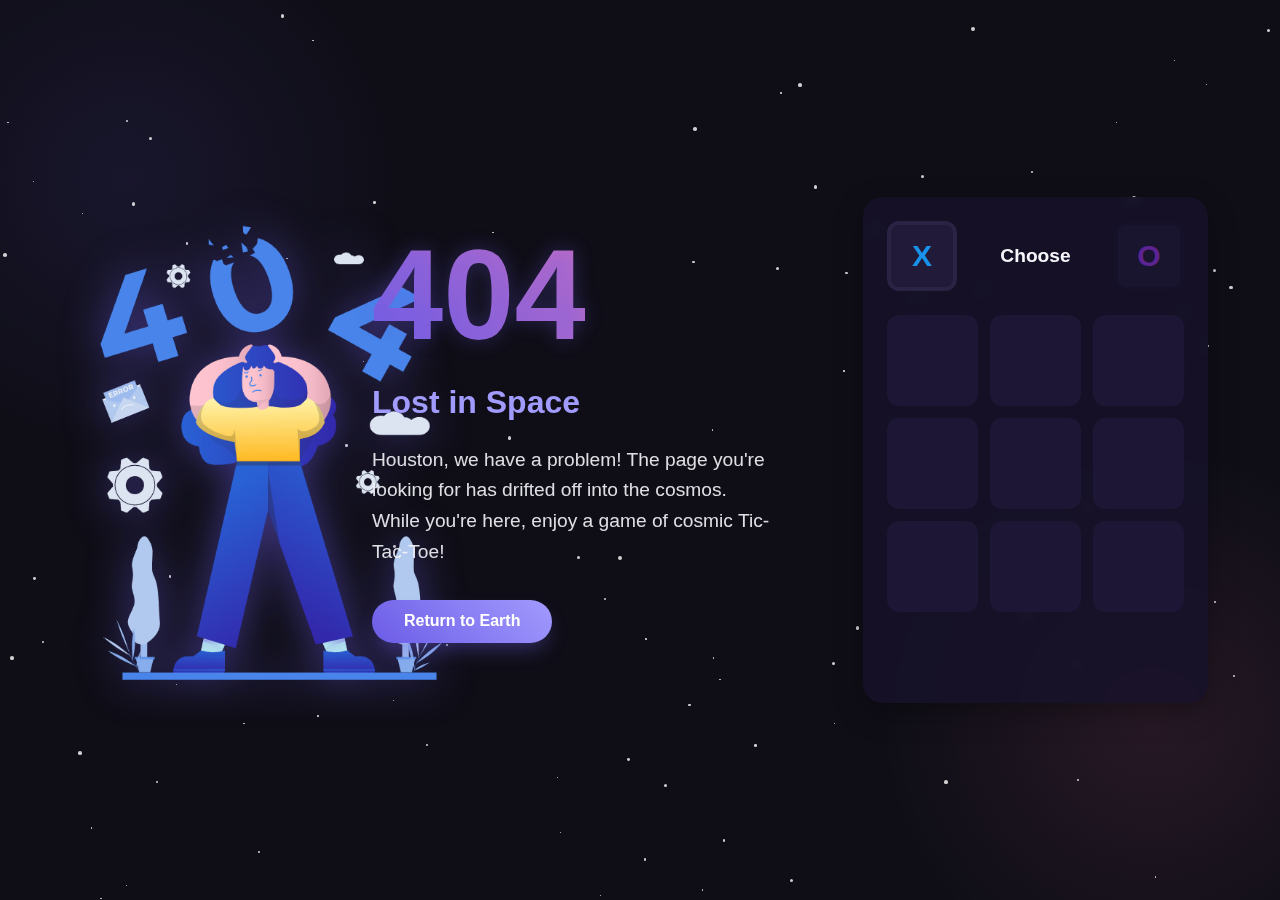
<file: 404error.html>
<!DOCTYPE html>
<html lang="en">
<head>
    <meta charset="UTF-8">
    <meta name="viewport" content="width=device-width, initial-scale=1.0">
    <title>404 - Lost in Space</title>
    <style>
        :root {
            --primary: #6c5ce7;
            --secondary: #a29bfe;
            --dark: #2d3436;
            --light: #f5f6fa;
            --accent: #fd79a8;
            --space: #0f0e17;
        }
        
        * {
            margin: 0;
            padding: 0;
            box-sizing: border-box;
            font-family: 'Poppins', sans-serif;
        }
        
        body {
            background-color: var(--space);
            color: var(--light);
            min-height: 100vh;
            display: flex;
            flex-direction: column;
            align-items: center;
            justify-content: center;
            background-image: 
                radial-gradient(circle at 10% 20%, rgba(108, 92, 231, 0.1) 0%, transparent 20%),
                radial-gradient(circle at 90% 80%, rgba(253, 121, 168, 0.1) 0%, transparent 20%);
            padding: 2rem 1rem;
        }
        
        .container {
            text-align: center;
            z-index: 10;
            position: relative;
            padding: 1rem;
            max-width: 800px;
            width: 100%;
        }
        
        h1 {
            font-size: clamp(5rem, 15vw, 8rem);
            background: linear-gradient(45deg, var(--primary), var(--accent));
            -webkit-background-clip: text;
            background-clip: text;
            color: transparent;
            margin-bottom: 1rem;
            text-shadow: 0 0 20px rgba(108, 92, 231, 0.3);
            animation: float 3s ease-in-out infinite;
        }
        
        h2 {
            font-size: clamp(1.5rem, 4vw, 2rem);
            margin-bottom: 1.5rem;
            color: var(--secondary);
        }
        
        p {
            font-size: clamp(1rem, 3vw, 1.2rem);
            margin-bottom: 2rem;
            line-height: 1.6;
            opacity: 0.9;
            max-width: 600px;
            margin-left: auto;
            margin-right: auto;
        }
        
        .btn {
            display: inline-block;
            padding: 0.8rem 2rem;
            background: linear-gradient(45deg, var(--primary), var(--secondary));
            color: white;
            border: none;
            border-radius: 50px;
            font-size: 1rem;
            font-weight: 600;
            text-decoration: none;
            cursor: pointer;
            transition: all 0.3s ease;
            box-shadow: 0 10px 20px -5px rgba(108, 92, 231, 0.4);
            position: relative;
            overflow: hidden;
            z-index: 1;
            margin-bottom: 2rem;
        }
        
        .btn:hover {
            transform: translateY(-3px);
            box-shadow: 0 15px 25px -5px rgba(108, 92, 231, 0.5);
        }
        
        .btn:active {
            transform: translateY(1px);
        }
        
        .btn::before {
            content: '';
            position: absolute;
            top: 0;
            left: 0;
            width: 100%;
            height: 100%;
            background: linear-gradient(45deg, var(--accent), var(--primary));
            z-index: -1;
            opacity: 0;
            transition: opacity 0.3s ease;
        }
        
        .btn:hover::before {
            opacity: 1;
        }
        
        /* Space Game Elements */
        .game-container {
            position: fixed;
            top: 0;
            left: 0;
            width: 100%;
            height: 100%;
            pointer-events: none;
            z-index: 1;
            overflow: hidden;
        }
        
        .star {
            position: absolute;
            width: 2px;
            height: 2px;
            background-color: white;
            border-radius: 50%;
            opacity: 0.8;
            animation: twinkle 1s infinite alternate;
        }
        
        @keyframes twinkle {
            0% { opacity: 0.2; }
            100% { opacity: 0.8; }
        }
        
        @keyframes float {
            0% { transform: translateY(0px); }
            50% { transform: translateY(-15px); }
            100% { transform: translateY(0px); }
        }
        
        /* Tic-Tac-Toe Game Styles */
        .tictactoe-container {
            position: relative;
            z-index: 20;
            margin: 2rem auto;
            background: rgba(23, 18, 42, 0.8);
            border-radius: 20px;
            padding: 1.5rem;
            box-shadow: 0 10px 30px rgba(0, 0, 0, 0.3);
            backdrop-filter: blur(5px);
            max-width: 345px;
            width: 100%;
        }
        
        #header {
            display: flex;
            justify-content: space-between;
            align-items: center;
            margin-bottom: 1.5rem;
            width: 100%;
        }
        
        #header .player {
            background: #211b39;
            width: 60px;
            height: 60px;
            display: flex;
            align-items: center;
            justify-content: center;
            font-size: 24px;
            font-weight: bold;
            cursor: pointer;
            border-radius: 12px;
            border: solid 4px #17122A;
            opacity: 0.5;
            transition: 0.3s;
        }
        
        #header .player:hover {
            border: solid 4px #2A2343;
        }
        
        #header .player-active {
            opacity: 1;
            border: solid 4px #2A2343;
        }
        
        #header #xPlayerDisplay {
            color: #1892EA;
        }
        
        #header #oPlayerDisplay {
            color: #A737FF;
        }
        
        #header h3 {
            font-size: 1.2rem;
            color: var(--light);
        }
        
        #board {
            display: grid;
            grid-template-columns: repeat(3, 1fr);
            grid-template-rows: repeat(3, 1fr);
            gap: 10px;
            aspect-ratio: 1/1;
            max-width: 300px;
            margin: 0 auto;
        }
        
        #board .cell {
            background: #1d1735;
            border-radius: 12px;
            display: flex;
            align-items: center;
            justify-content: center;
            font-size: 2rem;
            font-weight: bold;
            cursor: pointer;
            transition: 0.3s background;
            aspect-ratio: 1/1;
        }
        
        #board .cell:hover {
            background: #2A2343;
        }
        
        #restartBtn {
            margin-top: 1.5rem;
            width: 100%;
            max-width: 235px;
            background: #17122A;
            padding: 0.8rem;
            border: none;
            border-radius: 12px;
            font-weight: 600;
            font-size: 1rem;
            color: #A737FF;
            cursor: pointer;
            transition: 0.3s background;
            visibility: hidden;
            display: block;
            margin-left: auto;
            margin-right: auto;
        }
        
        #restartBtn:hover {
            background: #2A2343;
            color: #1892EA;
        }
        
        /* Image container styles */
        .error-container-image {
            display: none;
            position: absolute;
            left: 0;
            top: 50%;
            transform: translateY(-50%);
            z-index: 5;
            width: 300px;
            padding: 1rem;
        }
        
        .error-container-image img {
            width:500px;
            height: auto;
            filter: drop-shadow(0 0 20px rgba(108, 92, 231, 0.5));
            animation: float 4s ease-in-out infinite;
        }
        
        /* Desktop-specific styles */
        @media (min-width: 768px) {
            .container {
                display: flex;
                flex-direction: column;
                align-items: center;
                position: relative;
            }
            
            .tictactoe-container {
                margin: 2rem 0;
            }
            
            #header .player {
                width: 70px;
                height: 70px;
                font-size: 30px;
            }
            
            #board {
                gap: 12px;
            }
            
            #board .cell {
                font-size: 2.5rem;
            }
        }
        
        /* Larger screens layout */
        @media (min-width: 1024px) {
            .container {
                flex-direction: row;
                align-items: center;
                justify-content: center;
                gap: 4rem;
                max-width: 1200px;
                padding: 2rem;
            }
            
            .content {
                text-align: left;
                max-width: 500px;
                margin-left: 300px; /* Make space for the image */
            }
            
            .tictactoe-container {
                margin: 0;
                flex-shrink: 0;
            }
            
            .error-container-image {
                display: block;
            }
        }
    </style>
</head>
<body>
    <div class="game-container" id="gameContainer"></div>
    
    <!-- 404 Image (visible only on desktop) -->
    <div class="error-container-image">
        <img alt="404 illustration" class="logo-img9" src="404error.png"/>
    </div>
    
    <div class="container">
        <div class="content">
            <h1>404</h1>
            <h2>Lost in Space</h2>
            <p>Houston, we have a problem! The page you're looking for has drifted off into the cosmos. <br> While you're here, enjoy a game of cosmic Tic-Tac-Toe!</p>
            <a href="index.html" class="btn">Return to Earth</a>
        </div>

        <div class="tictactoe-container">
            <header id="header">
                <div class="player player-active" id="xPlayerDisplay" onclick="choosePlayer('X')">X</div>
                <h3 id="titleHeader">Choose</h3>
                <div class="player" id="oPlayerDisplay" onclick="choosePlayer('O')">O</div>
            </header>

            <div id="board">
                <div class="cell"></div>
                <div class="cell"></div>
                <div class="cell"></div>
                <div class="cell"></div>
                <div class="cell"></div>
                <div class="cell"></div>
                <div class="cell"></div>
                <div class="cell"></div>
                <div class="cell"></div>
            </div>

            <button id="restartBtn">Restart</button>
        </div>
    </div>

    <script>
        // Create stars background
        const gameContainer = document.getElementById('gameContainer');
        const starCount = window.innerWidth < 768 ? 50 : 100;
        
        for (let i = 0; i < starCount; i++) {
            const star = document.createElement('div');
            star.classList.add('star');
            star.style.left = `${Math.random() * 100}%`;
            star.style.top = `${Math.random() * 100}%`;
            star.style.width = `${Math.random() * 3 + 1}px`;
            star.style.height = star.style.width;
            star.style.animationDelay = `${Math.random() * 2}s`;
            gameContainer.appendChild(star);
        }

        // Tic-Tac-Toe Game Logic
        const cells = document.querySelectorAll('.cell');
        const titleHeader = document.querySelector('#titleHeader');
        const xPlayerDisplay = document.querySelector('#xPlayerDisplay');
        const oPlayerDisplay = document.querySelector('#oPlayerDisplay');
        const restartBtn = document.querySelector('#restartBtn');

        // Initialize variables for the game
        let player = 'X';
        let isPauseGame = false;
        let isGameStart = false;

        // Array of win conditions
        const inputCells = ['', '', '',
                          '', '', '',
                          '', '', ''];

        // Array of win conditions
        const winConditions = [
            [0, 1, 2], [3, 4, 5], [6, 7, 8], // Rows
            [0, 3, 6], [1, 4, 7], [2, 5, 8], // Columns
            [0, 4, 8], [2, 4, 6] // Diagonals
        ];

        // Add click event listeners to each cell
        cells.forEach((cell, index) => {
            cell.addEventListener('click', () => tapCell(cell, index));
            cell.addEventListener('touchstart', (e) => {
                e.preventDefault();
                tapCell(cell, index);
            }, { passive: false });
        });

        function tapCell(cell, index) {
            // Ensure cell is empty and game isn't paused
            if (cell.textContent == '' && !isPauseGame) {
                isGameStart = true;
                updateCell(cell, index);

                // Do a random pick if there are no results
                if (!checkWinner()) {
                    changePlayer();
                    randomPick();
                }
            }
        }

        function updateCell(cell, index) {
            cell.textContent = player;
            inputCells[index] = player;
            cell.style.color = (player == 'X') ? '#1892EA' : '#A737FF';
        }

        function changePlayer() {
            player = (player == 'X') ? 'O' : 'X';
        }

        function randomPick() {
            // Pause the game to allow Computer to pick
            isPauseGame = true;

            setTimeout(() => {
                // Check if there are empty cells left
                if (inputCells.some(cell => cell === '')) {
                    let randomIndex;
                    do {
                        // Pick a random index
                        randomIndex = Math.floor(Math.random() * inputCells.length);
                    } while (
                        // Ensure the chosen cell is empty
                        inputCells[randomIndex] != ''
                    );

                    // Update the cell with Computer move
                    updateCell(cells[randomIndex], randomIndex, player);
                    // Check if Computer not won
                    if (!checkWinner()) {
                        changePlayer();
                        // Switch back to Human player
                        isPauseGame = false;
                        return;
                    }
                    player = (player == 'X') ? 'O' : 'X';
                }
            }, 1000); // Delay Computer move by 1 second
        }

        function checkWinner() {
            for (const [a, b, c] of winConditions) {
                // Check each winning condition
                if (inputCells[a] == player &&
                    inputCells[b] == player &&
                    inputCells[c] == player
                ) {
                    declareWinner([a, b, c]);
                    return true;
                }
            }
            
            // Check for a draw (if all cells are filled)
            if (inputCells.every(cell => cell != '')) {
                declareDraw();
                return true;
            }
            
            return false;
        }

        function declareWinner(winningIndices) {
            titleHeader.textContent = `${player} Win`;
            isPauseGame = true;

            // Highlight winning cells
            winningIndices.forEach((index) =>
                cells[index].style.background = '#2A2343'
            );

            restartBtn.style.visibility = 'visible';
        }

        function declareDraw() {
            titleHeader.textContent = 'Draw!';
            isPauseGame = true;
            restartBtn.style.visibility = 'visible';
        }

        function choosePlayer(selectedPlayer) {
            // Ensure the game hasn't started
            if (!isGameStart) {
                // Override the selected player value
                player = selectedPlayer;
                if (player == 'X') {
                    // Highlight X display
                    xPlayerDisplay.classList.add('player-active');
                    oPlayerDisplay.classList.remove('player-active');
                } else {
                    // Highlight O display
                    xPlayerDisplay.classList.remove('player-active');
                    oPlayerDisplay.classList.add('player-active');
                }
            }
        }

        restartBtn.addEventListener('click', () => {
            restartBtn.style.visibility = 'hidden';
            inputCells.fill('');
            cells.forEach(cell => {
                cell.textContent = '';
                cell.style.background = '';
            });
            isPauseGame = false;
            isGameStart = false;
            titleHeader.textContent = 'Choose';
        });
    </script>
</body>
</html>
</file>
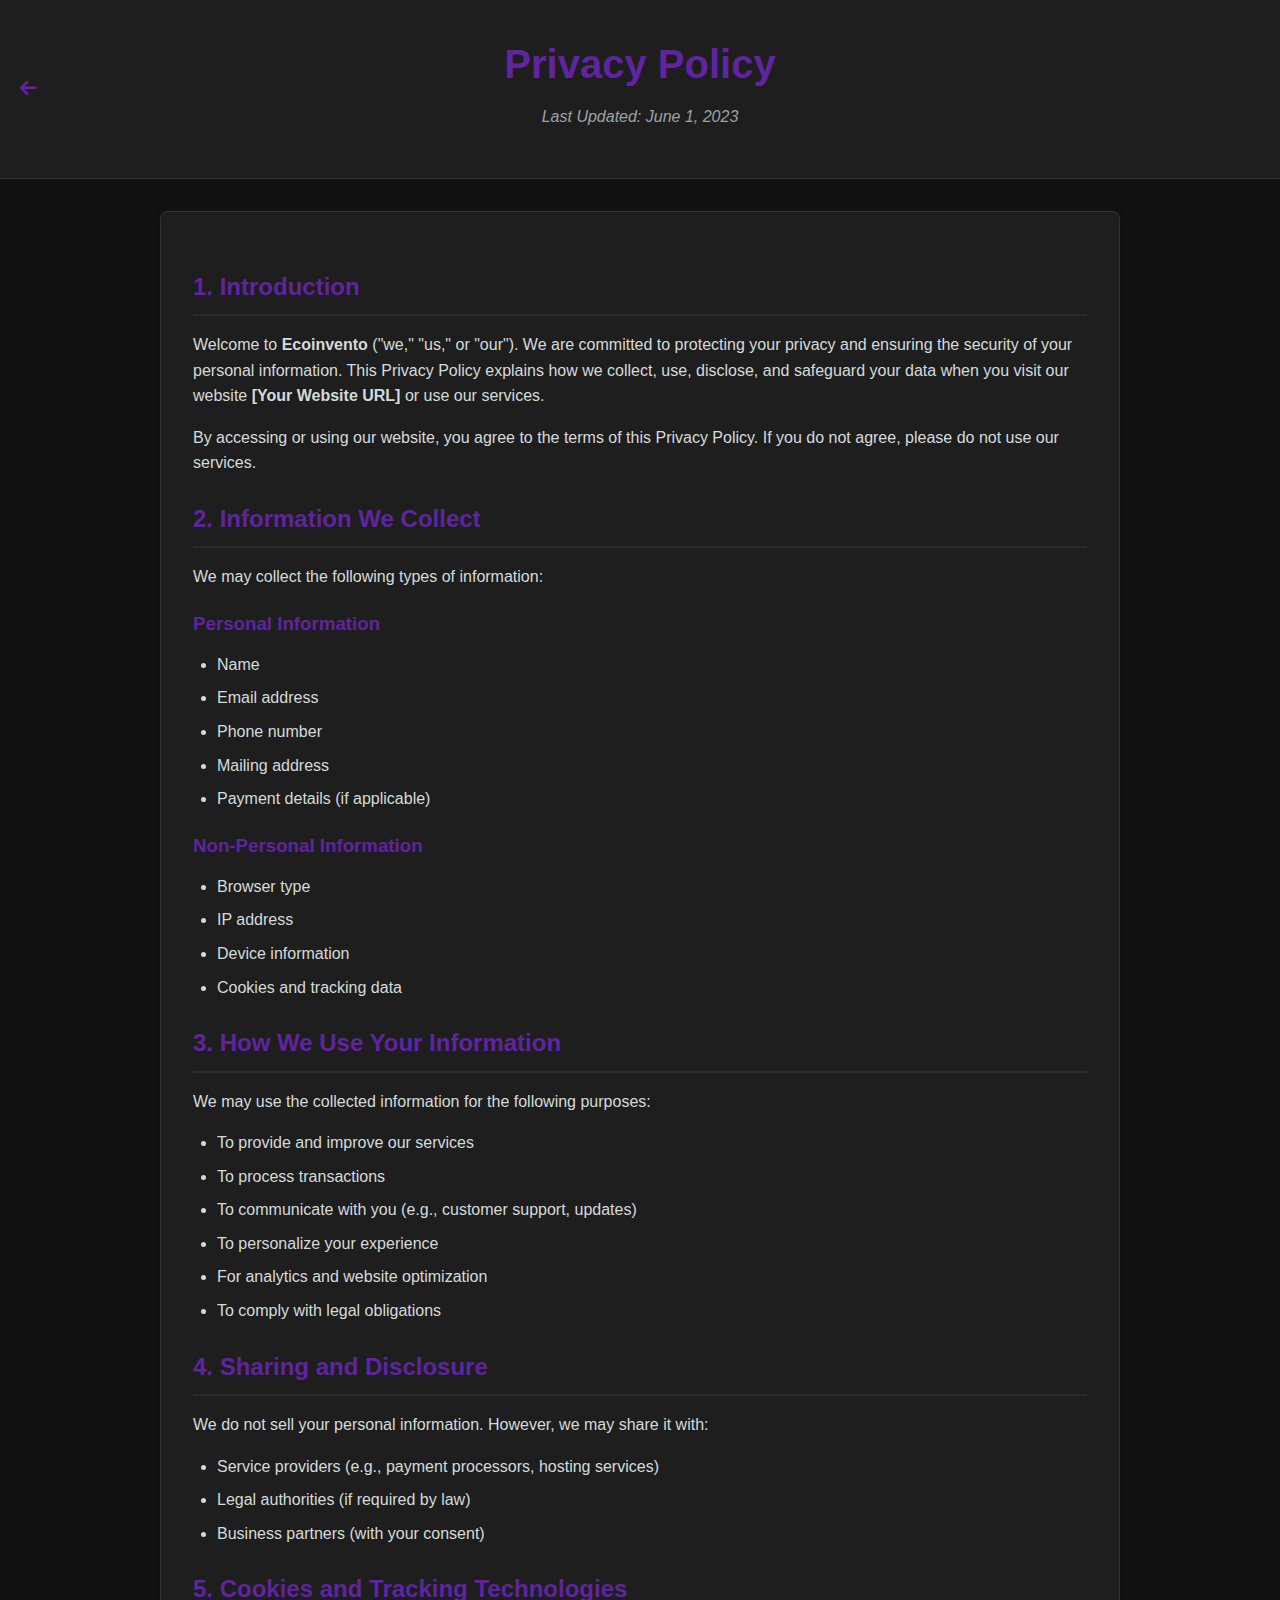
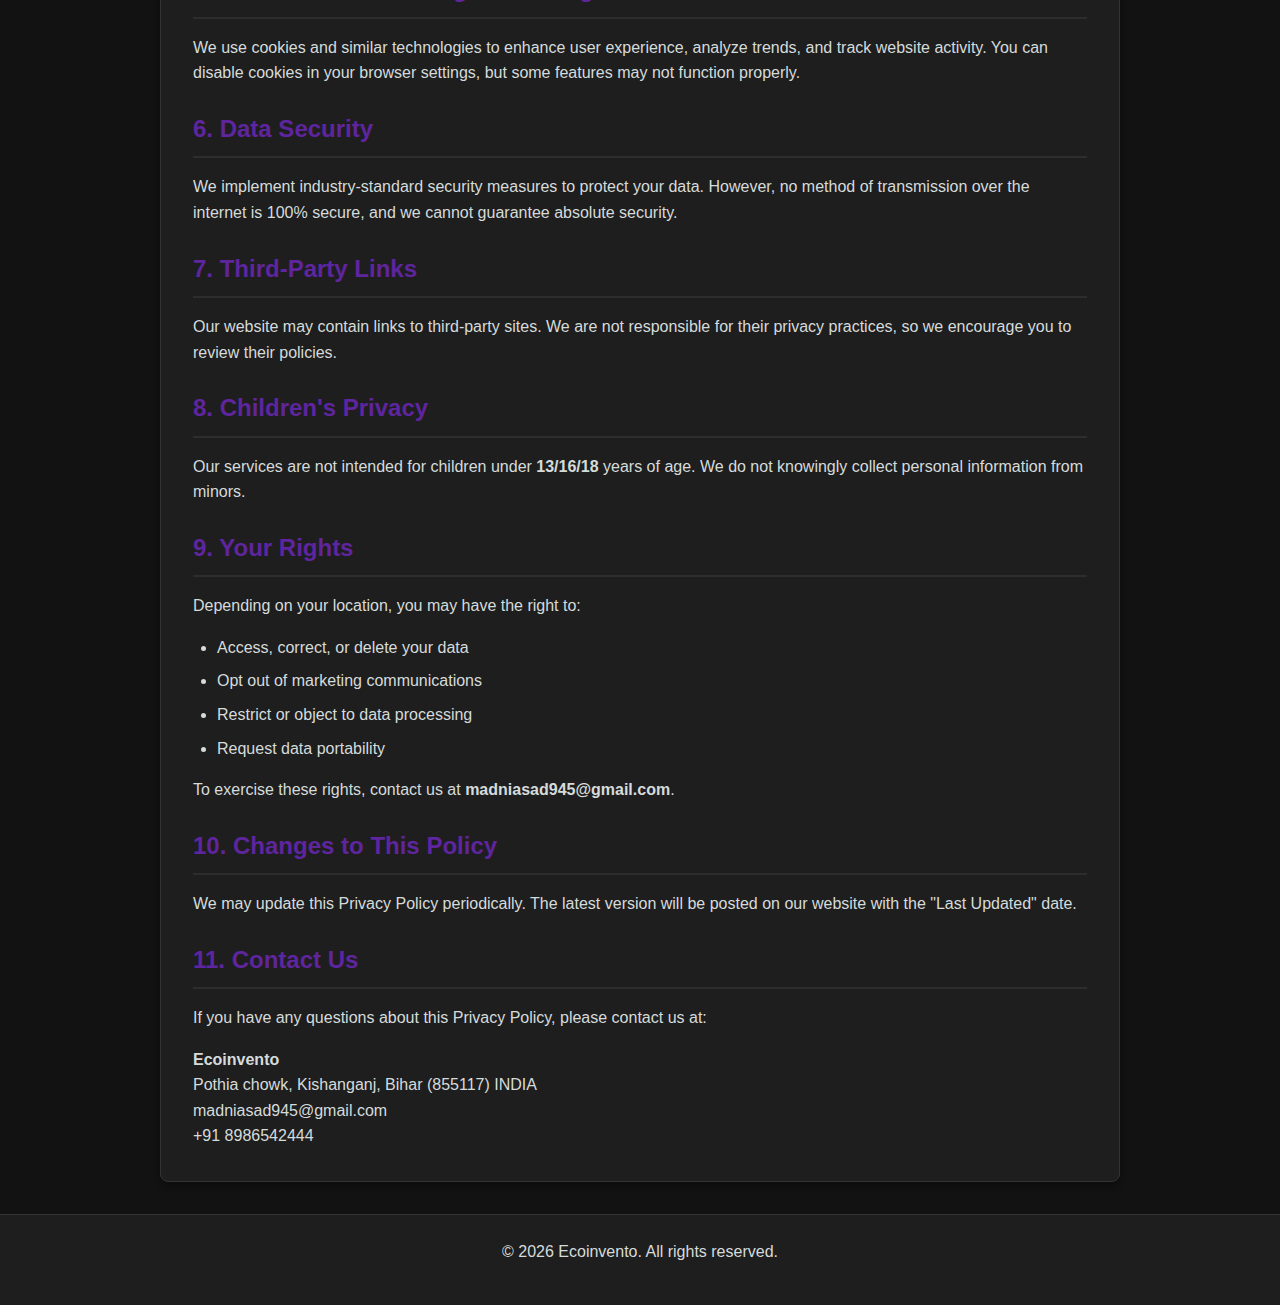
<file: Privacy-policy.html>
<!DOCTYPE html>
<html lang="en">
<head>
    <meta charset="UTF-8">
    <meta name="viewport" content="width=device-width, initial-scale=1.0">
    <title>Privacy Policy | [Your Company]</title>
    <style>
        :root {
            --primary-color: #5f259f;
            --secondary-color:#5f259f;
            --text-color: #ecf0f1;
            --bg-color: #121212;
            --card-bg: #1e1e1e;
            --border-color: #333;
            --light-gray: #2d2d2d;
            --white: #ffffff;
            --border-radius: 8px;
            --box-shadow: 0 4px 6px rgba(0, 0, 0, 0.3);
        }

        * {
            margin: 0;
            padding: 0;
            box-sizing: border-box;
            font-family: 'Segoe UI', Tahoma, Geneva, Verdana, sans-serif;
        }

        body {
            line-height: 1.6;
            color: var(--text-color);
            background-color: var(--bg-color);
        }

        header {
            background-color: var(--card-bg);
            color: var(--white);
            padding: 2rem 0;
            text-align: center;
            margin-bottom: 2rem;
            position: relative;
            border-bottom: 1px solid var(--border-color);
        }

        .container {
            max-width: 1000px;
            margin: 0 auto;
            padding: 0 20px;
        }

        .back-button {
            position: absolute;
            left: 20px;
            top: 50%;
            transform: translateY(-50%);
            color: var(--primary-color);
            text-decoration: none;
            font-size: 1.5rem;
            display: flex;
            align-items: center;
            transition: color 0.3s;
        }

        .back-button:hover {
            color: var(--secondary-color);
        }

        .back-icon {
            margin-right: 8px;
            font-size: 1.2rem;
        }

        h1 {
            font-size: 2.5rem;
            margin-bottom: 0.5rem;
            color: var(--primary-color);
        }

        .last-updated {
            font-style: italic;
            opacity: 0.8;
            color: #bdc3c7;
        }

        .policy-content {
            background-color: var(--card-bg);
            padding: 2rem;
            border-radius: var(--border-radius);
            box-shadow: var(--box-shadow);
            margin-bottom: 2rem;
            border: 1px solid var(--border-color);
        }

        h2 {
            color: var(--primary-color);
            margin: 1.5rem 0 1rem;
            padding-bottom: 0.5rem;
            border-bottom: 2px solid var(--light-gray);
        }

        h3 {
            color: var(--secondary-color);
            margin: 1.2rem 0 0.8rem;
        }

        p, ul {
            margin-bottom: 1rem;
            color: #d5dbdb;
        }

        ul {
            padding-left: 1.5rem;
        }

        li {
            margin-bottom: 0.5rem;
            color: #d5dbdb;
        }

        address {
            font-style: normal;
            color: #d5dbdb;
        }

        .back-to-top {
            position: fixed;
            bottom: 20px;
            right: 20px;
            background-color: var(--primary-color);
            color: white;
            width: 50px;
            height: 50px;
            border-radius: 50%;
            display: flex;
            justify-content: center;
            align-items: center;
            cursor: pointer;
            box-shadow: var(--box-shadow);
            opacity: 0;
            transition: all 0.3s;
            z-index: 99;
            border: none;
            outline: none;
        }

        .back-to-top.visible {
            opacity: 1;
        }

        .back-to-top:hover {
            background-color: var(--secondary-color);
            transform: translateY(-3px);
        }

        footer {
            background-color: var(--card-bg);
            color: var(--text-color);
            text-align: center;
            padding: 1.5rem 0;
            margin-top: 2rem;
            border-top: 1px solid var(--border-color);
        }

        @media (max-width: 768px) {
            h1 {
                font-size: 2rem;
                padding: 0 40px;
            }
            
            .policy-content {
                padding: 1.5rem;
            }

            .back-button {
                font-size: 1rem;
                left: 10px;
            }

            .back-icon {
                font-size: 1rem;
                position: relative;
                bottom: 23px;
                padding-left: 11px;
            }
        }
    </style>
    <link rel="stylesheet" href="https://cdnjs.cloudflare.com/ajax/libs/font-awesome/6.0.0-beta3/css/all.min.css">
</head>
<body>
    <header>
        <div class="container">
            <a href="/" class="back-button" title="Back to Home">
                <span class="back-icon"><i class="fas fa-arrow-left"></i></span>
                <span class="back-text"></span>
            </a>
            <h1>Privacy Policy</h1>
            <p class="last-updated">Last Updated: <span id="update-date">June 1, 2023</span></p>
        </div>
    </header>

    <main class="container">
        <div class="policy-content">
            <section id="introduction">
                <h2>1. Introduction</h2>
                <p>Welcome to <strong>Ecoinvento</strong> ("we," "us," or "our"). We are committed to protecting your privacy and ensuring the security of your personal information. This Privacy Policy explains how we collect, use, disclose, and safeguard your data when you visit our website <strong>[Your Website URL]</strong> or use our services.</p>
                <p>By accessing or using our website, you agree to the terms of this Privacy Policy. If you do not agree, please do not use our services.</p>
            </section>

            <section id="information-we-collect">
                <h2>2. Information We Collect</h2>
                <p>We may collect the following types of information:</p>
                
                <h3>Personal Information</h3>
                <ul>
                    <li>Name</li>
                    <li>Email address</li>
                    <li>Phone number</li>
                    <li>Mailing address</li>
                    <li>Payment details (if applicable)</li>
                </ul>
                
                <h3>Non-Personal Information</h3>
                <ul>
                    <li>Browser type</li>
                    <li>IP address</li>
                    <li>Device information</li>
                    <li>Cookies and tracking data</li>
                </ul>
            </section>

            <section id="how-we-use">
                <h2>3. How We Use Your Information</h2>
                <p>We may use the collected information for the following purposes:</p>
                <ul>
                    <li>To provide and improve our services</li>
                    <li>To process transactions</li>
                    <li>To communicate with you (e.g., customer support, updates)</li>
                    <li>To personalize your experience</li>
                    <li>For analytics and website optimization</li>
                    <li>To comply with legal obligations</li>
                </ul>
            </section>

            <section id="sharing-disclosure">
                <h2>4. Sharing and Disclosure</h2>
                <p>We do not sell your personal information. However, we may share it with:</p>
                <ul>
                    <li>Service providers (e.g., payment processors, hosting services)</li>
                    <li>Legal authorities (if required by law)</li>
                    <li>Business partners (with your consent)</li>
                </ul>
            </section>

            <section id="cookies">
                <h2>5. Cookies and Tracking Technologies</h2>
                <p>We use cookies and similar technologies to enhance user experience, analyze trends, and track website activity. You can disable cookies in your browser settings, but some features may not function properly.</p>
            </section>

            <section id="data-security">
                <h2>6. Data Security</h2>
                <p>We implement industry-standard security measures to protect your data. However, no method of transmission over the internet is 100% secure, and we cannot guarantee absolute security.</p>
            </section>

            <section id="third-party-links">
                <h2>7. Third-Party Links</h2>
                <p>Our website may contain links to third-party sites. We are not responsible for their privacy practices, so we encourage you to review their policies.</p>
            </section>

            <section id="children-privacy">
                <h2>8. Children's Privacy</h2>
                <p>Our services are not intended for children under <strong>13/16/18</strong> years of age. We do not knowingly collect personal information from minors.</p>
            </section>

            <section id="your-rights">
                <h2>9. Your Rights</h2>
                <p>Depending on your location, you may have the right to:</p>
                <ul>
                    <li>Access, correct, or delete your data</li>
                    <li>Opt out of marketing communications</li>
                    <li>Restrict or object to data processing</li>
                    <li>Request data portability</li>
                </ul>
                <p>To exercise these rights, contact us at <strong>madniasad945@gmail.com</strong>.</p>
            </section>

            <section id="changes">
                <h2>10. Changes to This Policy</h2>
                <p>We may update this Privacy Policy periodically. The latest version will be posted on our website with the "Last Updated" date.</p>
            </section>

            <section id="contact">
                <h2>11. Contact Us</h2>
                <p>If you have any questions about this Privacy Policy, please contact us at:</p>
                <address>
                    <strong>Ecoinvento</strong><br>
                    Pothia chowk, Kishanganj,
                    Bihar (855117) INDIA<br>
                    madniasad945@gmail.com<br>
                    +91 8986542444
                </address>
            </section>
        </div>
    </main>

    <footer>
        <div class="container">
            <p>&copy; <span id="current-year"></span> Ecoinvento. All rights reserved.</p>
        </div>
    </footer>

    <button class="back-to-top" id="backToTop" title="Go to top">
        <i class="fas fa-arrow-up"></i>
    </button>

    <script>
        // Set current year in footer
        document.getElementById('current-year').textContent = new Date().getFullYear();

        // Back to top button functionality
        const backToTopButton = document.getElementById('backToTop');
        
        window.addEventListener('scroll', () => {
            if (window.pageYOffset > 300) {
                backToTopButton.classList.add('visible');
            } else {
                backToTopButton.classList.remove('visible');
            }
        });

        backToTopButton.addEventListener('click', () => {
            window.scrollTo({
                top: 0,
                behavior: 'smooth'
            });
        });

        // Optional: Update last updated date automatically
        // document.getElementById('update-date').textContent = new Date().toLocaleDateString('en-US', {
        //     year: 'numeric',
        //     month: 'long',
        //     day: 'numeric'
        // });
    </script>
</body>
</html>
</file>
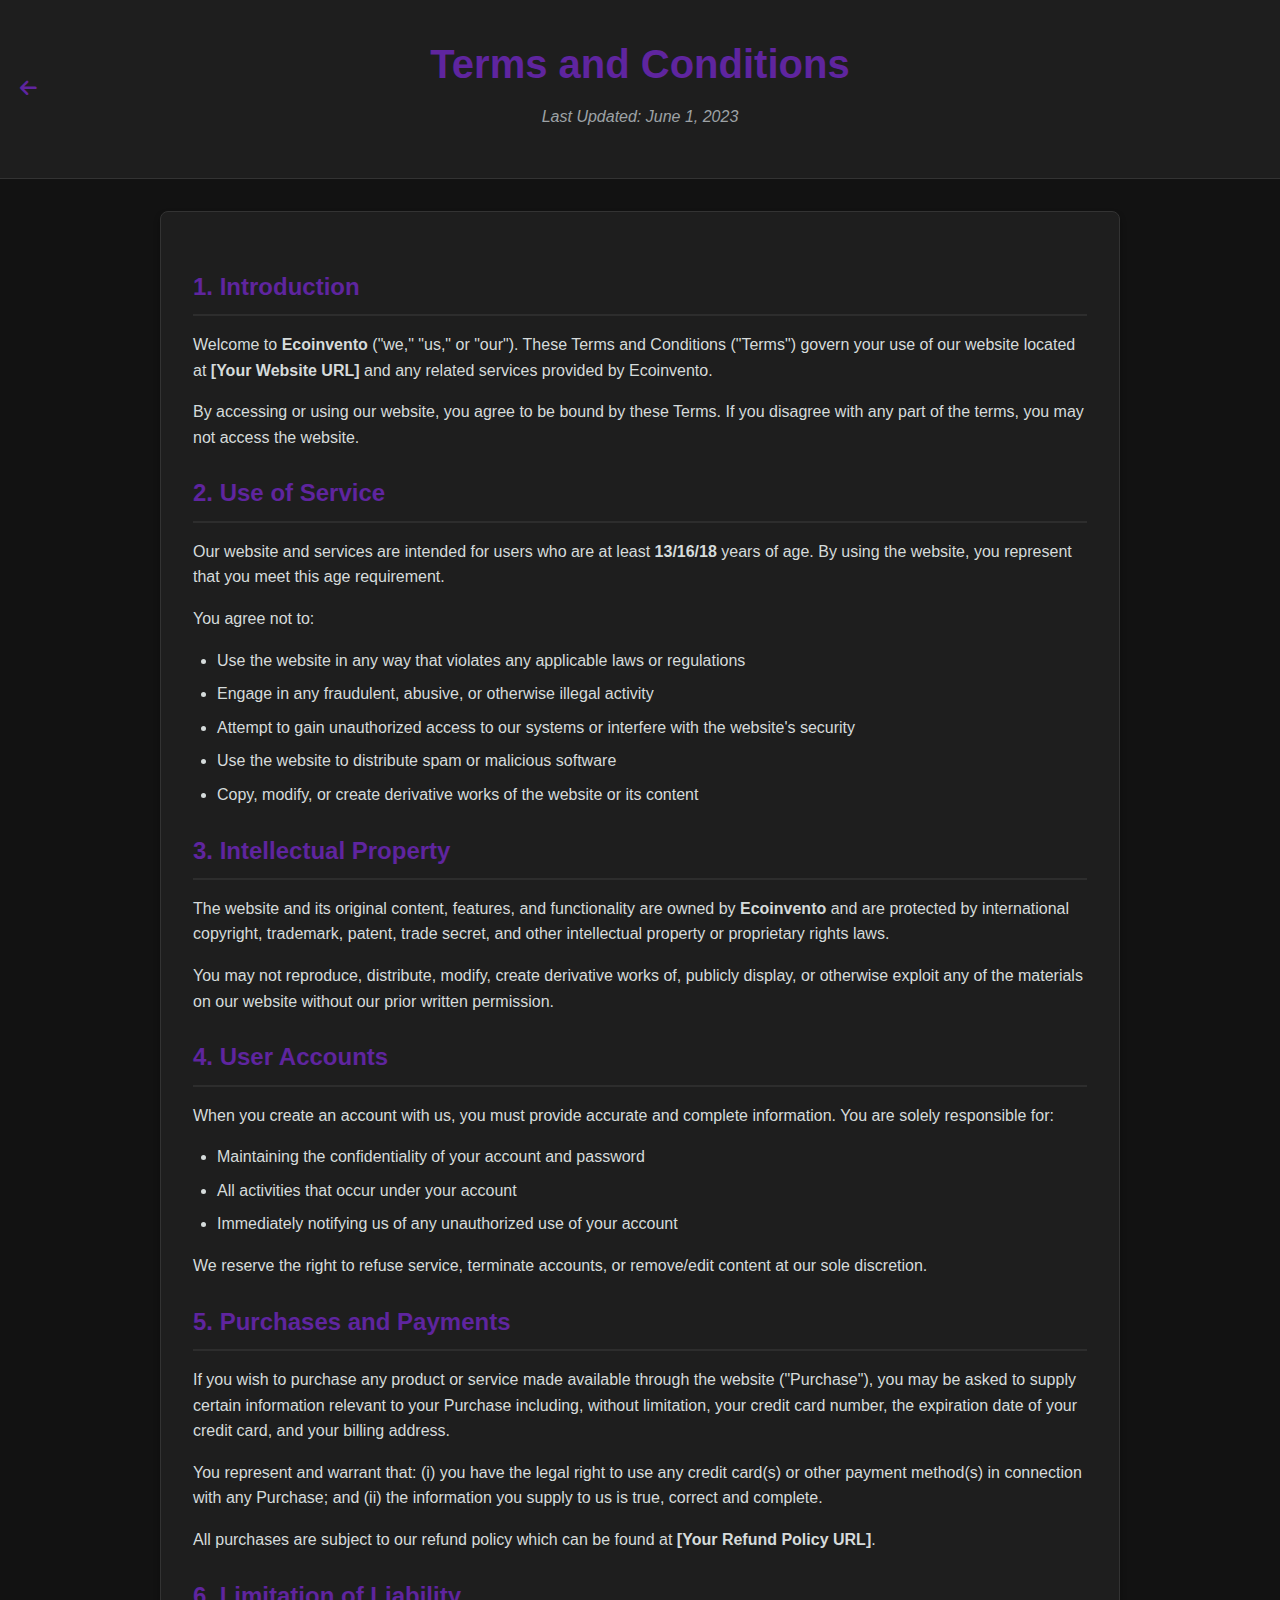
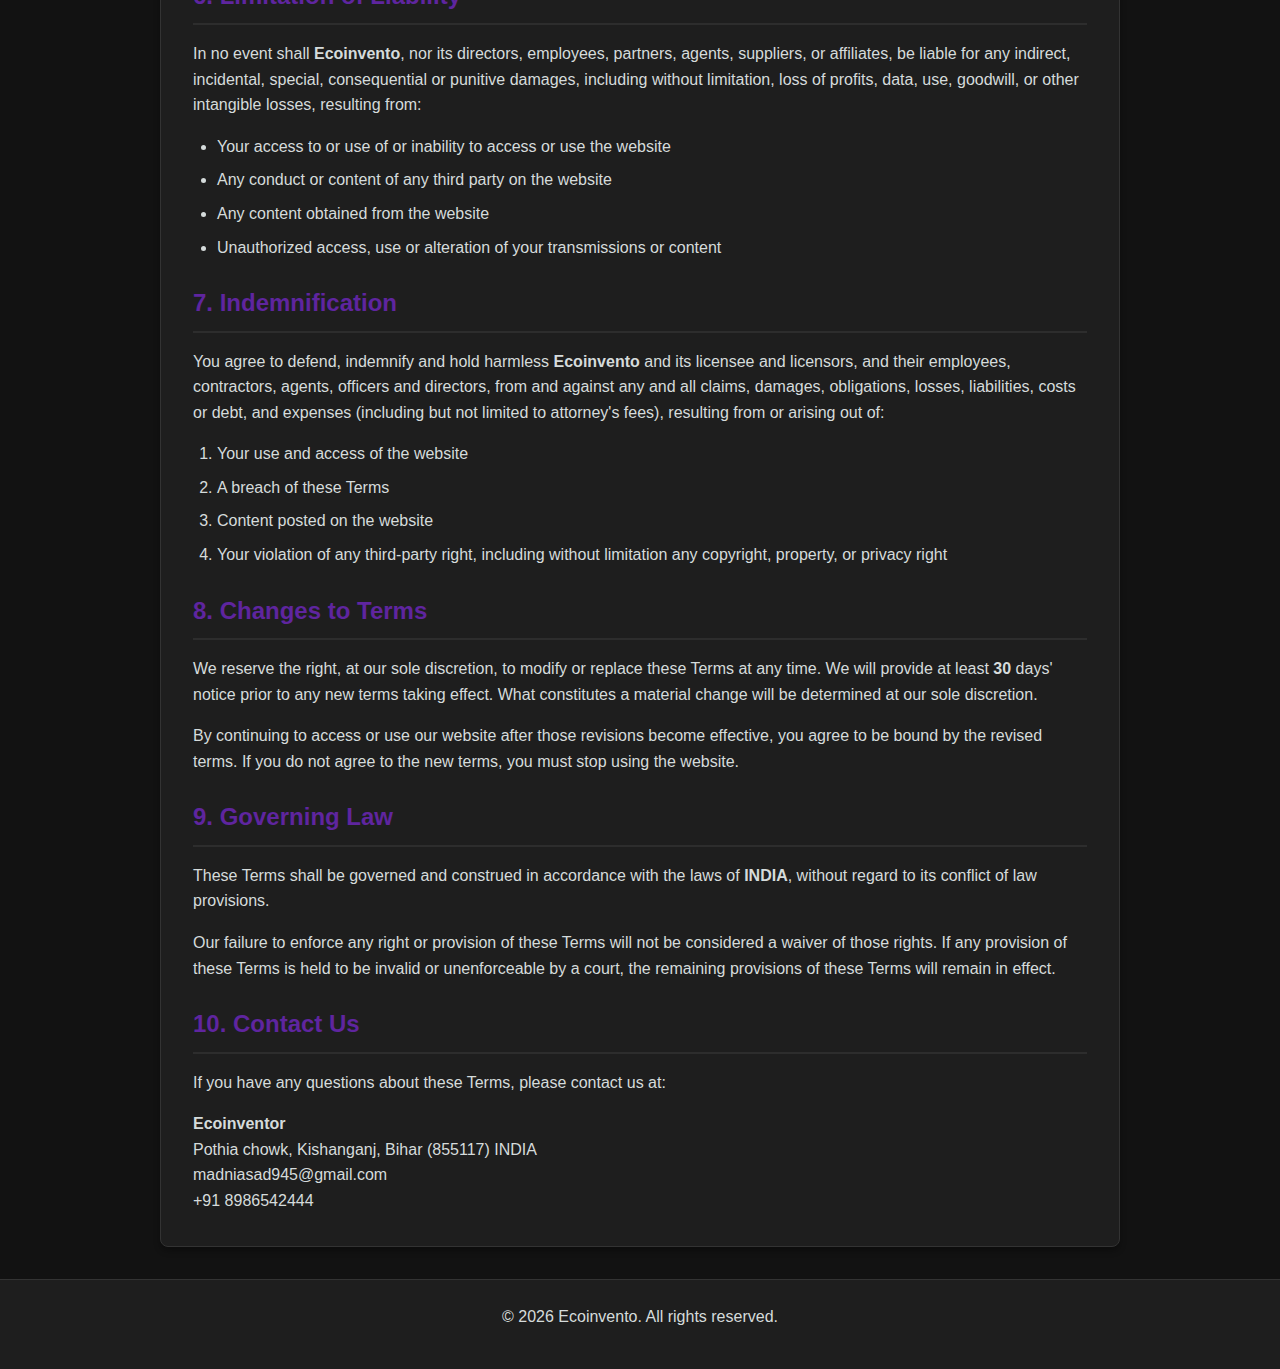
<file: Terms-Condition.html>
<!DOCTYPE html>
<html lang="en">
<head>
    <meta charset="UTF-8">
    <meta name="viewport" content="width=device-width, initial-scale=1.0">
    <title>Terms and Conditions | [Your Company]</title>
    <style>
        :root {
            --primary-color:#5f259f;
            --secondary-color:#5f259f;
            --text-color: #ecf0f1;
            --bg-color: #121212;
            --card-bg: #1e1e1e;
            --border-color: #333;
            --light-gray: #2d2d2d;
            --white: #ffffff;
            --border-radius: 8px;
            --box-shadow: 0 4px 6px rgba(0, 0, 0, 0.3);
        }

        * {
            margin: 0;
            padding: 0;
            box-sizing: border-box;
            font-family: 'Segoe UI', Tahoma, Geneva, Verdana, sans-serif;
        }

        body {
            line-height: 1.6;
            color: var(--text-color);
            background-color: var(--bg-color);
        }

        header {
            background-color: var(--card-bg);
            color: var(--white);
            padding: 2rem 0;
            text-align: center;
            margin-bottom: 2rem;
            position: relative;
            border-bottom: 1px solid var(--border-color);
        }

        .container {
            max-width: 1000px;
            margin: 0 auto;
            padding: 0 20px;
        }

        .back-button {
            position: absolute;
            left: 20px;
            top: 50%;
            transform: translateY(-50%);
            color: var(--primary-color);
            text-decoration: none;
            font-size: 1.5rem;
            display: flex;
            align-items: center;
            transition: color 0.3s;
        }

        .back-button:hover {
            color: var(--secondary-color);
        }

        .back-icon {
            margin-right: 8px;
            font-size: 1.2rem;
        }

        h1 {
            font-size: 2.5rem;
            margin-bottom: 0.5rem;
            color: var(--primary-color);
        }

        .last-updated {
            font-style: italic;
            opacity: 0.8;
            color: #bdc3c7;
        }

        .terms-content {
            background-color: var(--card-bg);
            padding: 2rem;
            border-radius: var(--border-radius);
            box-shadow: var(--box-shadow);
            margin-bottom: 2rem;
            border: 1px solid var(--border-color);
        }

        h2 {
            color: var(--primary-color);
            margin: 1.5rem 0 1rem;
            padding-bottom: 0.5rem;
            border-bottom: 2px solid var(--light-gray);
        }

        h3 {
            color: var(--secondary-color);
            margin: 1.2rem 0 0.8rem;
        }

        p, ul, ol {
            margin-bottom: 1rem;
            color: #d5dbdb;
        }

        ul, ol {
            padding-left: 1.5rem;
        }

        li {
            margin-bottom: 0.5rem;
            color: #d5dbdb;
        }

        address {
            font-style: normal;
            color: #d5dbdb;
        }

        .back-to-top {
            position: fixed;
            bottom: 20px;
            right: 20px;
            background-color: var(--primary-color);
            color: white;
            width: 50px;
            height: 50px;
            border-radius: 50%;
            display: flex;
            justify-content: center;
            align-items: center;
            cursor: pointer;
            box-shadow: var(--box-shadow);
            opacity: 0;
            transition: all 0.3s;
            z-index: 99;
            border: none;
            outline: none;
        }

        .back-to-top.visible {
            opacity: 1;
        }

        .back-to-top:hover {
            background-color: var(--secondary-color);
            transform: translateY(-3px);
        }

        footer {
            background-color: var(--card-bg);
            color: var(--text-color);
            text-align: center;
            padding: 1.5rem 0;
            margin-top: 2rem;
            border-top: 1px solid var(--border-color);
        }

        @media (max-width: 768px) {
            h1 {
                font-size: 2rem;
                padding: 0 40px;
            }
            
            .terms-content {
                padding: 1.5rem;
            }

            .back-button {
                font-size: 1rem;
                left: 10px;
            }

            .back-icon {
                font-size: 1rem;
                position: relative;
                bottom: 23px;
                padding-left: 11px;
            }
        }
    </style>
    <link rel="stylesheet" href="https://cdnjs.cloudflare.com/ajax/libs/font-awesome/6.0.0-beta3/css/all.min.css">
</head>
<body>
    <header>
        <div class="container">
            <a href="/" class="back-button" title="Back to Home">
                <span class="back-icon"><i class="fas fa-arrow-left"></i></span>
                <span class="back-text"></span>
            </a>
            <h1>Terms and Conditions</h1>
            <p class="last-updated">Last Updated: <span id="update-date">June 1, 2023</span></p>
        </div>
    </header>

    <main class="container">
        <div class="terms-content">
            <section id="introduction">
                <h2>1. Introduction</h2>
                <p>Welcome to <strong>Ecoinvento</strong> ("we," "us," or "our"). These Terms and Conditions ("Terms") govern your use of our website located at <strong>[Your Website URL]</strong> and any related services provided by Ecoinvento.</p>
                <p>By accessing or using our website, you agree to be bound by these Terms. If you disagree with any part of the terms, you may not access the website.</p>
            </section>

            <section id="use-of-service">
                <h2>2. Use of Service</h2>
                <p>Our website and services are intended for users who are at least <strong>13/16/18</strong> years of age. By using the website, you represent that you meet this age requirement.</p>
                <p>You agree not to:</p>
                <ul>
                    <li>Use the website in any way that violates any applicable laws or regulations</li>
                    <li>Engage in any fraudulent, abusive, or otherwise illegal activity</li>
                    <li>Attempt to gain unauthorized access to our systems or interfere with the website's security</li>
                    <li>Use the website to distribute spam or malicious software</li>
                    <li>Copy, modify, or create derivative works of the website or its content</li>
                </ul>
            </section>

            <section id="intellectual-property">
                <h2>3. Intellectual Property</h2>
                <p>The website and its original content, features, and functionality are owned by <strong>Ecoinvento</strong> and are protected by international copyright, trademark, patent, trade secret, and other intellectual property or proprietary rights laws.</p>
                <p>You may not reproduce, distribute, modify, create derivative works of, publicly display, or otherwise exploit any of the materials on our website without our prior written permission.</p>
            </section>

            <section id="user-accounts">
                <h2>4. User Accounts</h2>
                <p>When you create an account with us, you must provide accurate and complete information. You are solely responsible for:</p>
                <ul>
                    <li>Maintaining the confidentiality of your account and password</li>
                    <li>All activities that occur under your account</li>
                    <li>Immediately notifying us of any unauthorized use of your account</li>
                </ul>
                <p>We reserve the right to refuse service, terminate accounts, or remove/edit content at our sole discretion.</p>
            </section>

            <section id="purchases">
                <h2>5. Purchases and Payments</h2>
                <p>If you wish to purchase any product or service made available through the website ("Purchase"), you may be asked to supply certain information relevant to your Purchase including, without limitation, your credit card number, the expiration date of your credit card, and your billing address.</p>
                <p>You represent and warrant that: (i) you have the legal right to use any credit card(s) or other payment method(s) in connection with any Purchase; and (ii) the information you supply to us is true, correct and complete.</p>
                <p>All purchases are subject to our refund policy which can be found at <strong>[Your Refund Policy URL]</strong>.</p>
            </section>

            <section id="limitation-liability">
                <h2>6. Limitation of Liability</h2>
                <p>In no event shall <strong>Ecoinvento</strong>, nor its directors, employees, partners, agents, suppliers, or affiliates, be liable for any indirect, incidental, special, consequential or punitive damages, including without limitation, loss of profits, data, use, goodwill, or other intangible losses, resulting from:</p>
                <ul>
                    <li>Your access to or use of or inability to access or use the website</li>
                    <li>Any conduct or content of any third party on the website</li>
                    <li>Any content obtained from the website</li>
                    <li>Unauthorized access, use or alteration of your transmissions or content</li>
                </ul>
            </section>

            <section id="indemnification">
                <h2>7. Indemnification</h2>
                <p>You agree to defend, indemnify and hold harmless <strong>Ecoinvento</strong> and its licensee and licensors, and their employees, contractors, agents, officers and directors, from and against any and all claims, damages, obligations, losses, liabilities, costs or debt, and expenses (including but not limited to attorney's fees), resulting from or arising out of:</p>
                <ol>
                    <li>Your use and access of the website</li>
                    <li>A breach of these Terms</li>
                    <li>Content posted on the website</li>
                    <li>Your violation of any third-party right, including without limitation any copyright, property, or privacy right</li>
                </ol>
            </section>

            <section id="changes">
                <h2>8. Changes to Terms</h2>
                <p>We reserve the right, at our sole discretion, to modify or replace these Terms at any time. We will provide at least <strong>30</strong> days' notice prior to any new terms taking effect. What constitutes a material change will be determined at our sole discretion.</p>
                <p>By continuing to access or use our website after those revisions become effective, you agree to be bound by the revised terms. If you do not agree to the new terms, you must stop using the website.</p>
            </section>

            <section id="governing-law">
                <h2>9. Governing Law</h2>
                <p>These Terms shall be governed and construed in accordance with the laws of <strong>INDIA</strong>, without regard to its conflict of law provisions.</p>
                <p>Our failure to enforce any right or provision of these Terms will not be considered a waiver of those rights. If any provision of these Terms is held to be invalid or unenforceable by a court, the remaining provisions of these Terms will remain in effect.</p>
            </section>

            <section id="contact">
                <h2>10. Contact Us</h2>
                <p>If you have any questions about these Terms, please contact us at:</p>
                <address>
                    <strong>Ecoinventor</strong><br>
                    Pothia chowk, Kishanganj,
                    Bihar (855117) INDIA
                    <br>madniasad945@gmail.com
                    <br>+91 8986542444
                </address>
            </section>
        </div>
    </main>

    <footer>
        <div class="container">
            <p>&copy; <span id="current-year"></span> Ecoinvento. All rights reserved.</p>
        </div>
    </footer>

    <button class="back-to-top" id="backToTop" title="Go to top">
        <i class="fas fa-arrow-up"></i>
    </button>

    <script>
        // Set current year in footer
        document.getElementById('current-year').textContent = new Date().getFullYear();

        // Back to top button functionality
        const backToTopButton = document.getElementById('backToTop');
        
        window.addEventListener('scroll', () => {
            if (window.pageYOffset > 300) {
                backToTopButton.classList.add('visible');
            } else {
                backToTopButton.classList.remove('visible');
            }
        });

        backToTopButton.addEventListener('click', () => {
            window.scrollTo({
                top: 0,
                behavior: 'smooth'
            });
        });

        // Optional: Update last updated date automatically
        // document.getElementById('update-date').textContent = new Date().toLocaleDateString('en-US', {
        //     year: 'numeric',
        //     month: 'long',
        //     day: 'numeric'
        // });
    </script>
</body>
</html>
</file>
